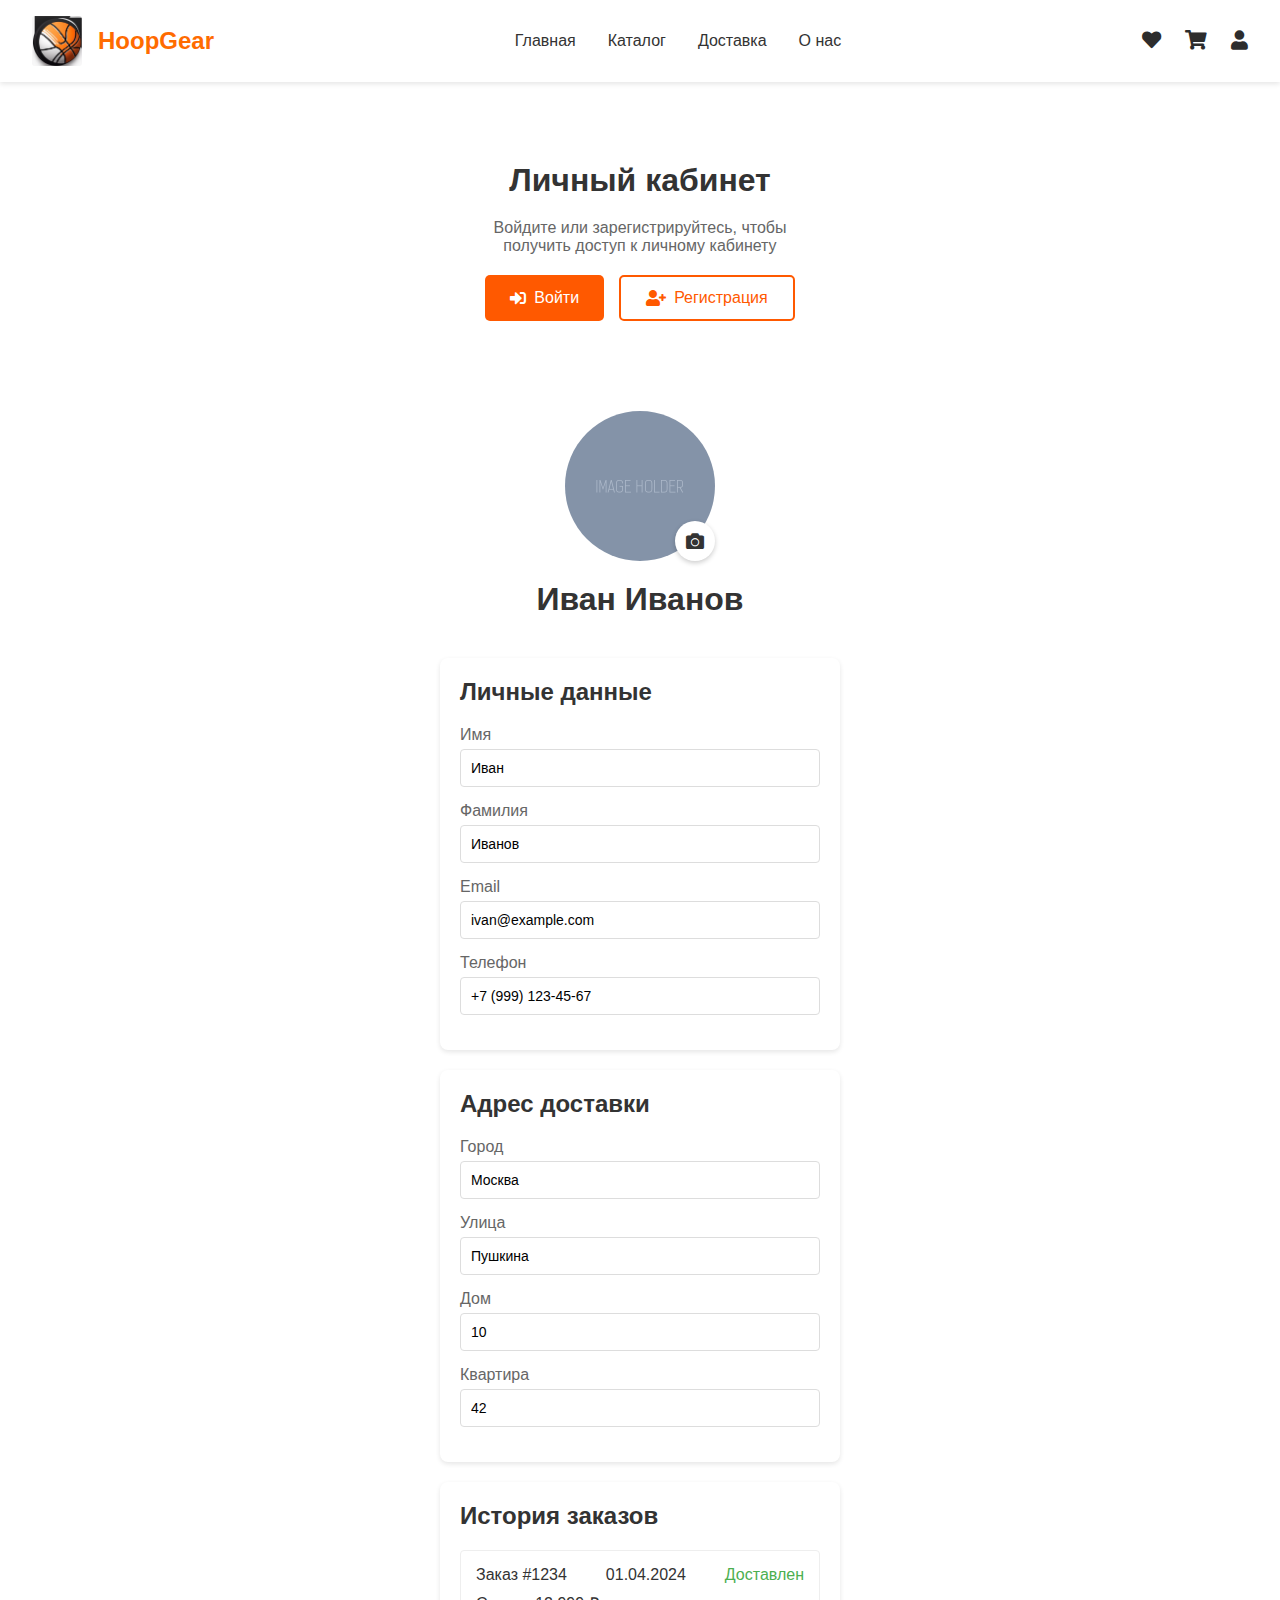
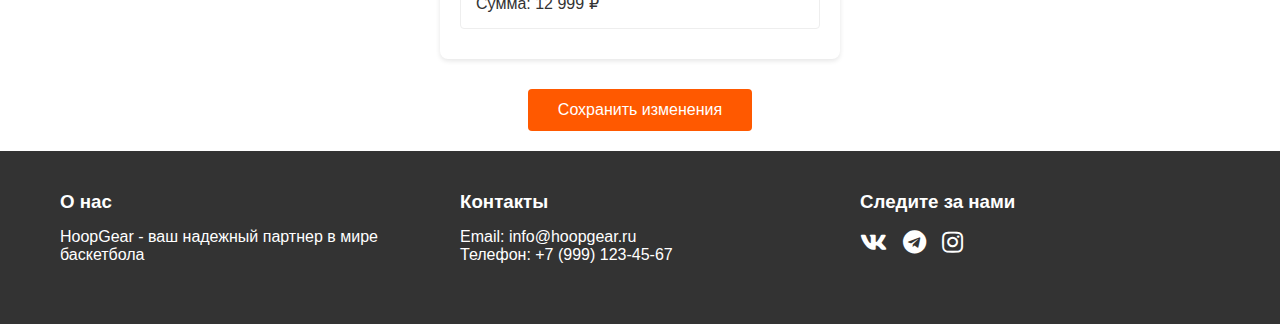
<file: account.html>
<!DOCTYPE html>
<html lang="ru">
<head>
    <meta charset="UTF-8">
    <meta name="viewport" content="width=device-width, initial-scale=1.0">
    <title>Профиль пользователя</title>
    <link rel="stylesheet" href="styles/profile.css">
    <link rel="stylesheet" href="styles/style.css">
    <link rel="stylesheet" href="https://cdnjs.cloudflare.com/ajax/libs/font-awesome/5.15.4/css/all.min.css">
</head>
<body>
    <header>
        <div class="logo">
            <img src="images/logo.png" alt="HoopGear Logo">
            <span>HoopGear</span>
        </div>
        <nav>
            <ul>
                <li><a href="index.html">Главная</a></li>
                <li><a href="catalog.html">Каталог</a></li>
                <li><a href="delivery.html">Доставка</a></li>
                <li><a href="about.html">О нас</a></li>
            </ul>
        </nav>
        <div class="user-actions">
            <a href="favorites.html"><i class="fas fa-heart"></i></a>
            <a href="cart.html"><i class="fas fa-shopping-cart"></i></a>
            <a href="account.html"><i class="fas fa-user"></i></a>
        </div>
    </header>
    <main class="profile-container">
        <!-- Секция для неавторизованных пользователей -->
        <div class="auth-section" id="authSection">
            <h1>Личный кабинет</h1>
            <p class="auth-message">Войдите или зарегистрируйтесь, чтобы получить доступ к личному кабинету</p>
            
            <div class="auth-buttons">
                <button class="login-btn" onclick="showLoginForm()">
                    <i class="fas fa-sign-in-alt"></i>
                    Войти
                </button>
                <button class="register-btn" onclick="showRegisterForm()">
                    <i class="fas fa-user-plus"></i>
                    Регистрация
                </button>
            </div>
    
            <!-- Форма входа -->
            <div class="auth-form login-form" id="loginForm" style="display: none;">
                <h2>Вход в аккаунт</h2>
                <form>
                    <div class="form-group">
                        <label for="loginEmail">Email</label>
                        <input type="email" id="loginEmail" required>
                    </div>
                    <div class="form-group">
                        <label for="loginPassword">Пароль</label>
                        <input type="password" id="loginPassword" required>
                    </div>
                    <div class="form-actions">
                        <button type="submit" class="submit-btn">Войти</button>
                        <a href="#" class="forgot-password">Забыли пароль?</a>
                    </div>
                </form>
            </div>
    
            <!-- Форма регистрации -->
            <div class="auth-form register-form" id="registerForm" style="display: none;">
                <h2>Регистрация</h2>
                <form>
                    <div class="form-group">
                        <label for="regName">Имя</label>
                        <input type="text" id="regName" required>
                    </div>
                    <div class="form-group">
                        <label for="regEmail">Email</label>
                        <input type="email" id="regEmail" required>
                    </div>
                    <div class="form-group">
                        <label for="regPassword">Пароль</label>
                        <input type="password" id="regPassword" required>
                    </div>
                    <div class="form-group">
                        <label for="regPasswordConfirm">Подтвердите пароль</label>
                        <input type="password" id="regPasswordConfirm" required>
                    </div>
                    <button type="submit" class="submit-btn">Зарегистрироваться</button>
                </form>
            </div>
        </div>
    
        <!-- Секция для авторизованных пользователей -->
        <div class="profile-content" id="profileContent">
            <div class="profile-header">
                <div class="profile-avatar">
                    <img src="images/holder.png" alt="Фото профиля">
                    <button class="change-avatar-btn"><i class="fas fa-camera"></i></button>
                </div>
                <h1>Иван Иванов</h1>
            </div>

            <div class="profile-content">
                <div class="profile-section">
                    <h2>Личные данные</h2>
                    <form class="profile-form">
                        <div class="form-group">
                            <label for="name">Имя</label>
                            <input type="text" id="name" value="Иван" required>
                        </div>
                        <div class="form-group">
                            <label for="surname">Фамилия</label>
                            <input type="text" id="surname" value="Иванов" required>
                        </div>
                        <div class="form-group">
                            <label for="email">Email</label>
                            <input type="email" id="email" value="ivan@example.com" required>
                        </div>
                        <div class="form-group">
                            <label for="phone">Телефон</label>
                            <input type="tel" id="phone" value="+7 (999) 123-45-67">
                        </div>
                    </form>
                </div>

                <div class="profile-section">
                    <h2>Адрес доставки</h2>
                    <form class="profile-form">
                        <div class="form-group">
                            <label for="city">Город</label>
                            <input type="text" id="city" value="Москва">
                        </div>
                        <div class="form-group">
                            <label for="street">Улица</label>
                            <input type="text" id="street" value="Пушкина">
                        </div>
                        <div class="form-group">
                            <label for="house">Дом</label>
                            <input type="text" id="house" value="10">
                        </div>
                        <div class="form-group">
                            <label for="apartment">Квартира</label>
                            <input type="text" id="apartment" value="42">
                        </div>
                    </form>
                </div>

                <div class="profile-section">
                    <h2>История заказов</h2>
                    <div class="orders-list">
                        <div class="order-item">
                            <div class="order-header">
                                <span class="order-number">Заказ #1234</span>
                                <span class="order-date">01.04.2024</span>
                                <span class="order-status">Доставлен</span>
                            </div>
                            <div class="order-details">
                                <p>Сумма: 12 999 ₽</p>
                            </div>
                        </div>
                    </div>
                </div>

                <div class="profile-actions">
                    <button class="save-btn">Сохранить изменения</button>
                </div>
            </div>
        </div>
    </main>

    <footer>
        <div class="footer-content">
            <div class="footer-section">
                <h3>О нас</h3>
                <p>HoopGear - ваш надежный партнер в мире баскетбола</p>
            </div>
            <div class="footer-section">
                <h3>Контакты</h3>
                <p>Email: info@hoopgear.ru</p>
                <p>Телефон: +7 (999) 123-45-67</p>
            </div>
            <div class="footer-section">
                <h3>Следите за нами</h3>
                <div class="social-links">
                    <a href="#"><i class="fab fa-vk"></i></a>
                    <a href="#"><i class="fab fa-telegram"></i></a>
                    <a href="#"><i class="fab fa-instagram"></i></a>
                </div>
            </div>
        </div>
    </footer>
    <script>
        function showLoginForm() {
            document.getElementById('loginForm').style.display = 'block';
            document.getElementById('registerForm').style.display = 'none';
        }
        
        function showRegisterForm() {
            document.getElementById('loginForm').style.display = 'none';
            document.getElementById('registerForm').style.display = 'block';
        }
        </script>
</body>
</html>
</file>
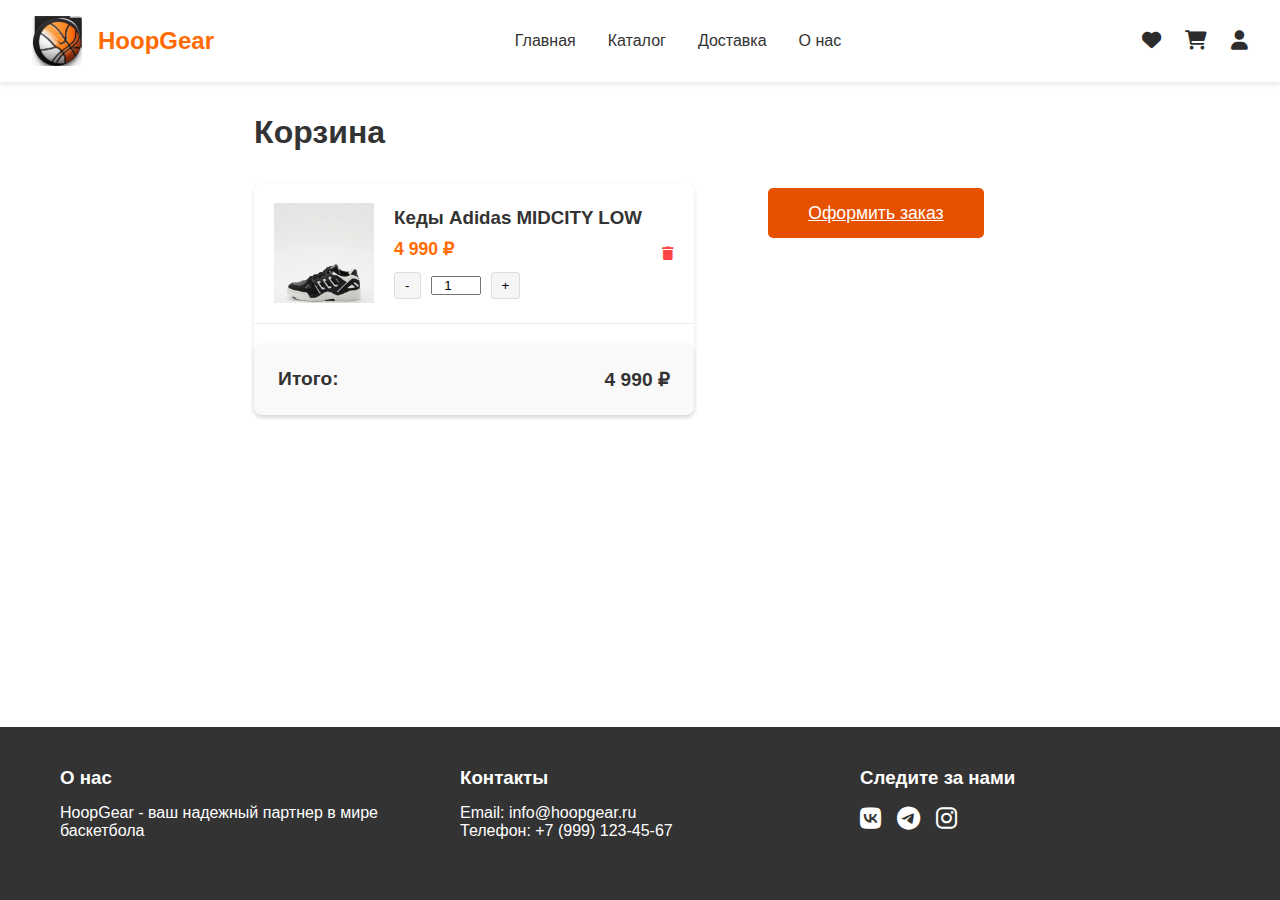
<file: cart.html>
<!DOCTYPE html>
<html lang="ru">
<head>
    <meta charset="UTF-8">
    <meta name="viewport" content="width=device-width, initial-scale=1.0">
    <title>Корзина - HoopGear</title>
    <link rel="stylesheet" href="styles/style.css">
    <link rel="stylesheet" href="styles/cart.css">
    <link rel="stylesheet" href="https://cdnjs.cloudflare.com/ajax/libs/font-awesome/6.0.0/css/all.min.css">
</head>
<body>
    <header>
        <div class="logo">
            <img src="images/logo.png" alt="HoopGear Logo">
            <span>HoopGear</span>
        </div>
        <nav>
            <ul>
                <li><a href="index.html">Главная</a></li>
                <li><a href="catalog.html">Каталог</a></li>
                <li><a href="delivery.html">Доставка</a></li>
                <li><a href="about.html">О нас</a></li>
            </ul>
        </nav>
        <div class="user-actions">
            <a href="favorites.html"><i class="fas fa-heart"></i></a>
            <a href="cart.html"><i class="fas fa-shopping-cart"></i></a>
            <a href="account.html"><i class="fas fa-user"></i></a>
        </div>
    </header>

    <main class="cart-container">
        <h1>Корзина</h1>

        <div class="cart-content">
            <div class="cart-items">
                <div class="cart-item">
                    <img src="images/products/shoes1.webp" alt="Баскетбольные кроссовки">
                    <div class="item-details">
                        <h3>Кеды Adidas MIDCITY LOW</h3>
                        <p class="price">4 990 ₽</p>
                        <div class="quantity-controls">
                            <button class="quantity-btn minus">-</button>
                            <input type="number" value="1" min="1" class="quantity-input">
                            <button class="quantity-btn plus">+</button>
                        </div>
                    </div>
                    <button class="remove-item"><i class="fas fa-trash"></i></button>
                </div>

                <div class="cart-summary">
                    <div class="subtotal">
                        <span>Итого:</span>
                        <span class="total-price">4 990 ₽</span>
                    </div>
                </div>
            </div>
            
            <div class="checkout-section">
                <a class="checkout-btn" href="order.html">Оформить заказ</a>
            </div>
        </div>
    </main>

    <footer>
        <div class="footer-content">
            <div class="footer-section">
                <h3>О нас</h3>
                <p>HoopGear - ваш надежный партнер в мире баскетбола</p>
            </div>
            <div class="footer-section">
                <h3>Контакты</h3>
                <p>Email: info@hoopgear.ru</p>
                <p>Телефон: +7 (999) 123-45-67</p>
            </div>
            <div class="footer-section">
                <h3>Следите за нами</h3>
                <div class="social-links">
                    <a href="#"><i class="fab fa-vk"></i></a>
                    <a href="#"><i class="fab fa-telegram"></i></a>
                    <a href="#"><i class="fab fa-instagram"></i></a>
                </div>
            </div>
        </div>
    </footer>
</body>
</html>
</file>
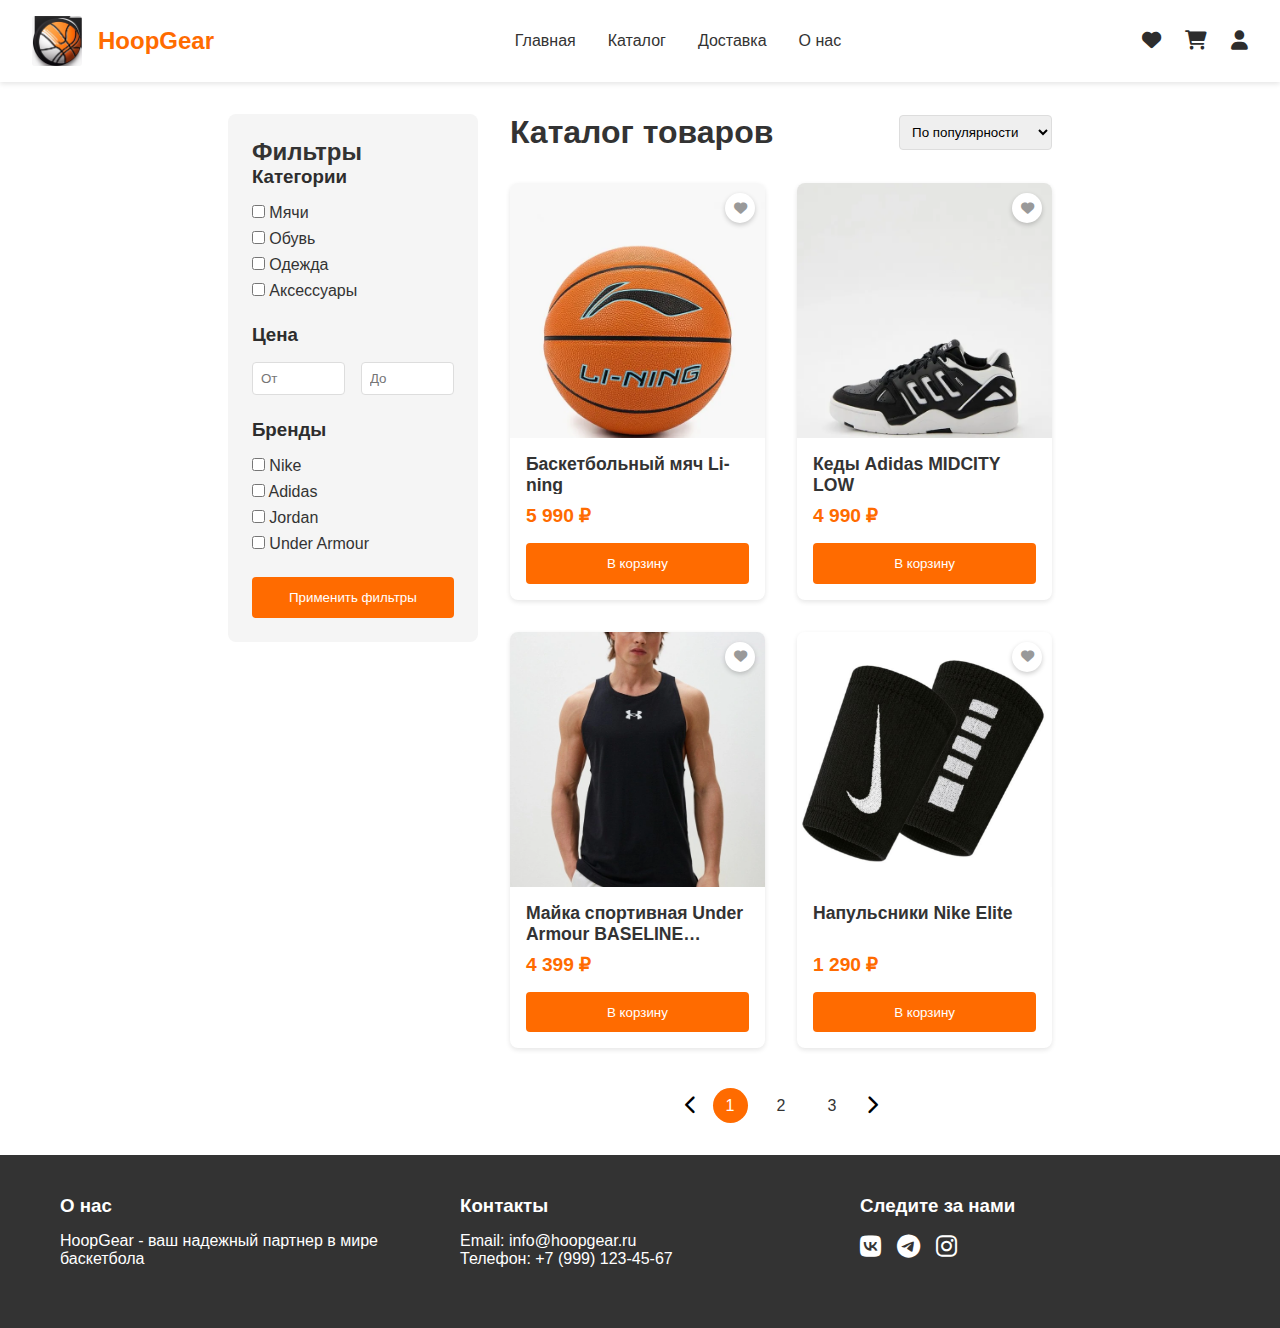
<file: catalog.html>
<!DOCTYPE html>
<html lang="ru">
<head>
    <meta charset="UTF-8">
    <meta name="viewport" content="width=device-width, initial-scale=1.0">
    <title>Каталог - HoopGear</title>
    <link rel="stylesheet" href="styles/style.css">
    <link rel="stylesheet" href="styles/catalog.css">
    <link rel="stylesheet" href="https://cdnjs.cloudflare.com/ajax/libs/font-awesome/6.0.0/css/all.min.css">
</head>
<body>
    <header>
        <div class="logo">
            <img src="images/logo.png" alt="HoopGear Logo">
            <span>HoopGear</span>
        </div>
        <nav>
            <ul>
                <li><a href="index.html">Главная</a></li>
                <li><a href="catalog.html">Каталог</a></li>
                <li><a href="delivery.html">Доставка</a></li>
                <li><a href="about.html">О нас</a></li>
            </ul>
        </nav>
        <div class="user-actions">
            <a href="favorites.html"><i class="fas fa-heart"></i></a>
            <a href="cart.html"><i class="fas fa-shopping-cart"></i></a>
            <a href="account.html"><i class="fas fa-user"></i></a>
        </div>
    </header>

    <main class="catalog-container">
        <aside class="filters">
            <h2>Фильтры</h2>
            <div class="filter-section">
                <h3>Категории</h3>
                <ul>
                    <li><input type="checkbox" id="balls"> <label for="balls">Мячи</label></li>
                    <li><input type="checkbox" id="shoes"> <label for="shoes">Обувь</label></li>
                    <li><input type="checkbox" id="clothing"> <label for="clothing">Одежда</label></li>
                    <li><input type="checkbox" id="accesories"> <label for="accesories">Аксессуары</label></li>
                </ul>
            </div>

            <div class="filter-section">
                <h3>Цена</h3>
                <div class="price-range">
                    <input type="number" placeholder="От" min="0">
                    <input type="number" placeholder="До" min="0">
                </div>
            </div>

            <div class="filter-section">
                <h3>Бренды</h3>
                <ul>
                    <li><input type="checkbox" id="nike"> <label for="nike">Nike</label></li>
                    <li><input type="checkbox" id="adidas"> <label for="adidas">Adidas</label></li>
                    <li><input type="checkbox" id="jordan"> <label for="jordan">Jordan</label></li>
                    <li><input type="checkbox" id="under-armour"> <label for="under-armour">Under Armour</label></li>
                </ul>
            </div>

            <button class="apply-filters">Применить фильтры</button>
        </aside>

        <section class="products">
            <div class="catalog-header">
                <h1>Каталог товаров</h1>
                <div class="sorting">
                    <select>
                        <option>По популярности</option>
                        <option>Сначала дешевые</option>
                        <option>Сначала дорогие</option>
                        <option>По новизне</option>
                    </select>
                </div>
            </div>

            <div class="products-grid">
                <!-- Пример карточки товара -->
                <div class="product-card">
                    <div class="product-image">
                        <img src="images/products/ball1.webp" alt="Баскетбольный мяч">
                        <button class="favorite-btn"><i class="fas fa-heart"></i></button>
                    </div>
                    <div class="product-info">
                        <h3>Баскетбольный мяч Li-ning</h3>
                        <p class="price">5 990 ₽</p>
                        <button class="add-to-cart">В корзину</button>
                    </div>
                </div>
                <!-- Больше карточек товаров -->
                <div class="product-card">
                    <div class="product-image">
                        <img src="images/products/shoes1.webp" alt="Кеды">
                        <button class="favorite-btn"><i class="fas fa-heart"></i></button>
                    </div>
                    <div class="product-info">
                        <h3>Кеды Adidas MIDCITY LOW</h3>
                        <p class="price"> 4 990 ₽</p>
                        <button class="add-to-cart">В корзину</button>
                    </div>
                </div>
                <div class="product-card">
                    <div class="product-image">
                        <img src="images/products/clothes1.webp" alt="Одежда">
                        <button class="favorite-btn"><i class="fas fa-heart"></i></button>
                    </div>
                    <div class="product-info">
                        <h3>Майка спортивная Under Armour BASELINE COTTON TANK</h3>
                        <p class="price">4 399 ₽</p>
                        <button class="add-to-cart">В корзину</button>
                    </div>
                </div>
                <div class="product-card">
                    <div class="product-image">
                        <img src="images/products/accesories.webp" alt="Напульсники">
                        <button class="favorite-btn"><i class="fas fa-heart"></i></button>
                    </div>
                    <div class="product-info">
                        <h3>Напульсники Nike Elite</h3>
                        <p class="price">1 290 ₽</p>
                        <button class="add-to-cart">В корзину</button>
                    </div>
                </div>
            </div>

            <div class="pagination">
                <button class="prev-page"><i class="fas fa-chevron-left"></i></button>
                <span class="page-number active">1</span>
                <span class="page-number">2</span>
                <span class="page-number">3</span>
                <button class="next-page"><i class="fas fa-chevron-right"></i></button>
            </div>
        </section>
    </main>

    <footer>
        <div class="footer-content">
            <div class="footer-section">
                <h3>О нас</h3>
                <p>HoopGear - ваш надежный партнер в мире баскетбола</p>
            </div>
            <div class="footer-section">
                <h3>Контакты</h3>
                <p>Email: info@hoopgear.ru</p>
                <p>Телефон: +7 (999) 123-45-67</p>
            </div>
            <div class="footer-section">
                <h3>Следите за нами</h3>
                <div class="social-links">
                    <a href="#"><i class="fab fa-vk"></i></a>
                    <a href="#"><i class="fab fa-telegram"></i></a>
                    <a href="#"><i class="fab fa-instagram"></i></a>
                </div>
            </div>
        </div>
    </footer>
</body>
</html>
</file>
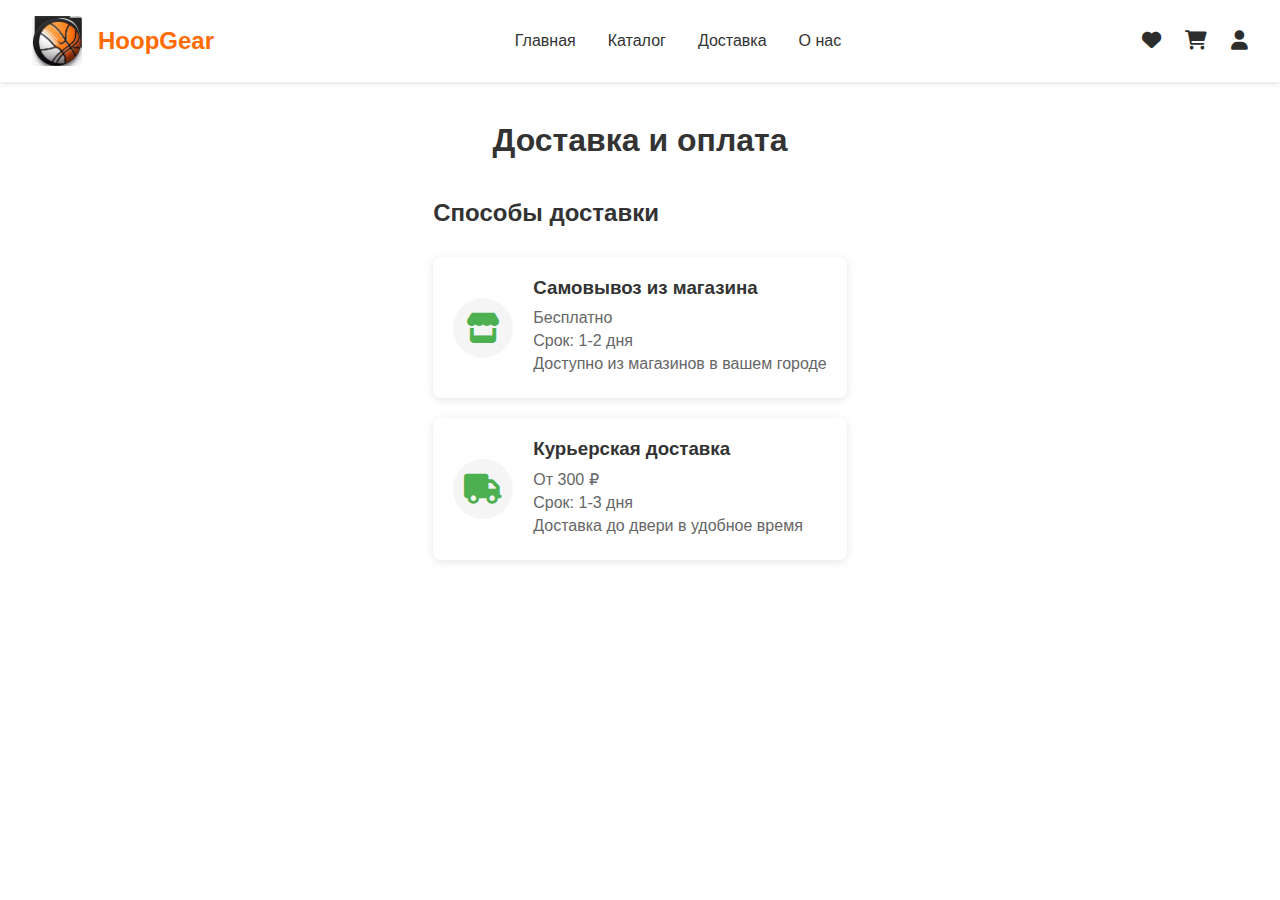
<file: delivery.html>
<!DOCTYPE html>
<html lang="ru">
<head>
    <meta charset="UTF-8">
    <meta name="viewport" content="width=device-width, initial-scale=1.0">
    <title>Доставка - HoopGear</title>
    <link rel="stylesheet" href="styles/style.css">
    <link rel="stylesheet" href="styles/delivery.css">
    <link rel="stylesheet" href="https://cdnjs.cloudflare.com/ajax/libs/font-awesome/6.0.0/css/all.min.css">
</head>
<body>
    <header>
        <!-- Стандартный header -->
        <div class="logo">
            <img src="images/logo.png" alt="HoopGear Logo">
            <span>HoopGear</span>
        </div>
        <nav>
            <ul>
                <li><a href="index.html">Главная</a></li>
                <li><a href="catalog.html">Каталог</a></li>
                <li><a href="delivery.html" class="active">Доставка</a></li>
                <li><a href="about.html">О нас</a></li>
            </ul>
        </nav>
        <div class="user-actions">
            <a href="favorites.html"><i class="fas fa-heart"></i></a>
            <a href="cart.html"><i class="fas fa-shopping-cart"></i></a>
            <a href="account.html"><i class="fas fa-user"></i></a>
        </div>
    </header>

    <main class="delivery-container">
        <h1>Доставка и оплата</h1>

        <section class="delivery-methods">
            <h2>Способы доставки</h2>
            
            <div class="delivery-card">
                <div class="delivery-icon">
                    <i class="fas fa-store"></i>
                </div>
                <div class="delivery-info">
                    <h3>Самовывоз из магазина</h3>
                    <p>Бесплатно</p>
                    <p>Срок: 1-2 дня</p>
                    <p>Доступно из магазинов в вашем городе</p>
                </div>
            </div>

            <div class="delivery-card">
                <div class="delivery-icon">
                    <i class="fas fa-truck"></i>
                </div>
                <div class="delivery-info">
                    <h3>Курьерская доставка</h3>
                    <p>От 300 ₽</p>
                    <p>Срок: 1-3 дня</p>
                    <p>Доставка до двери в удобное время</p>
                </div>
            </div>
        </section>
    </main>
</body>
</html>
</file>
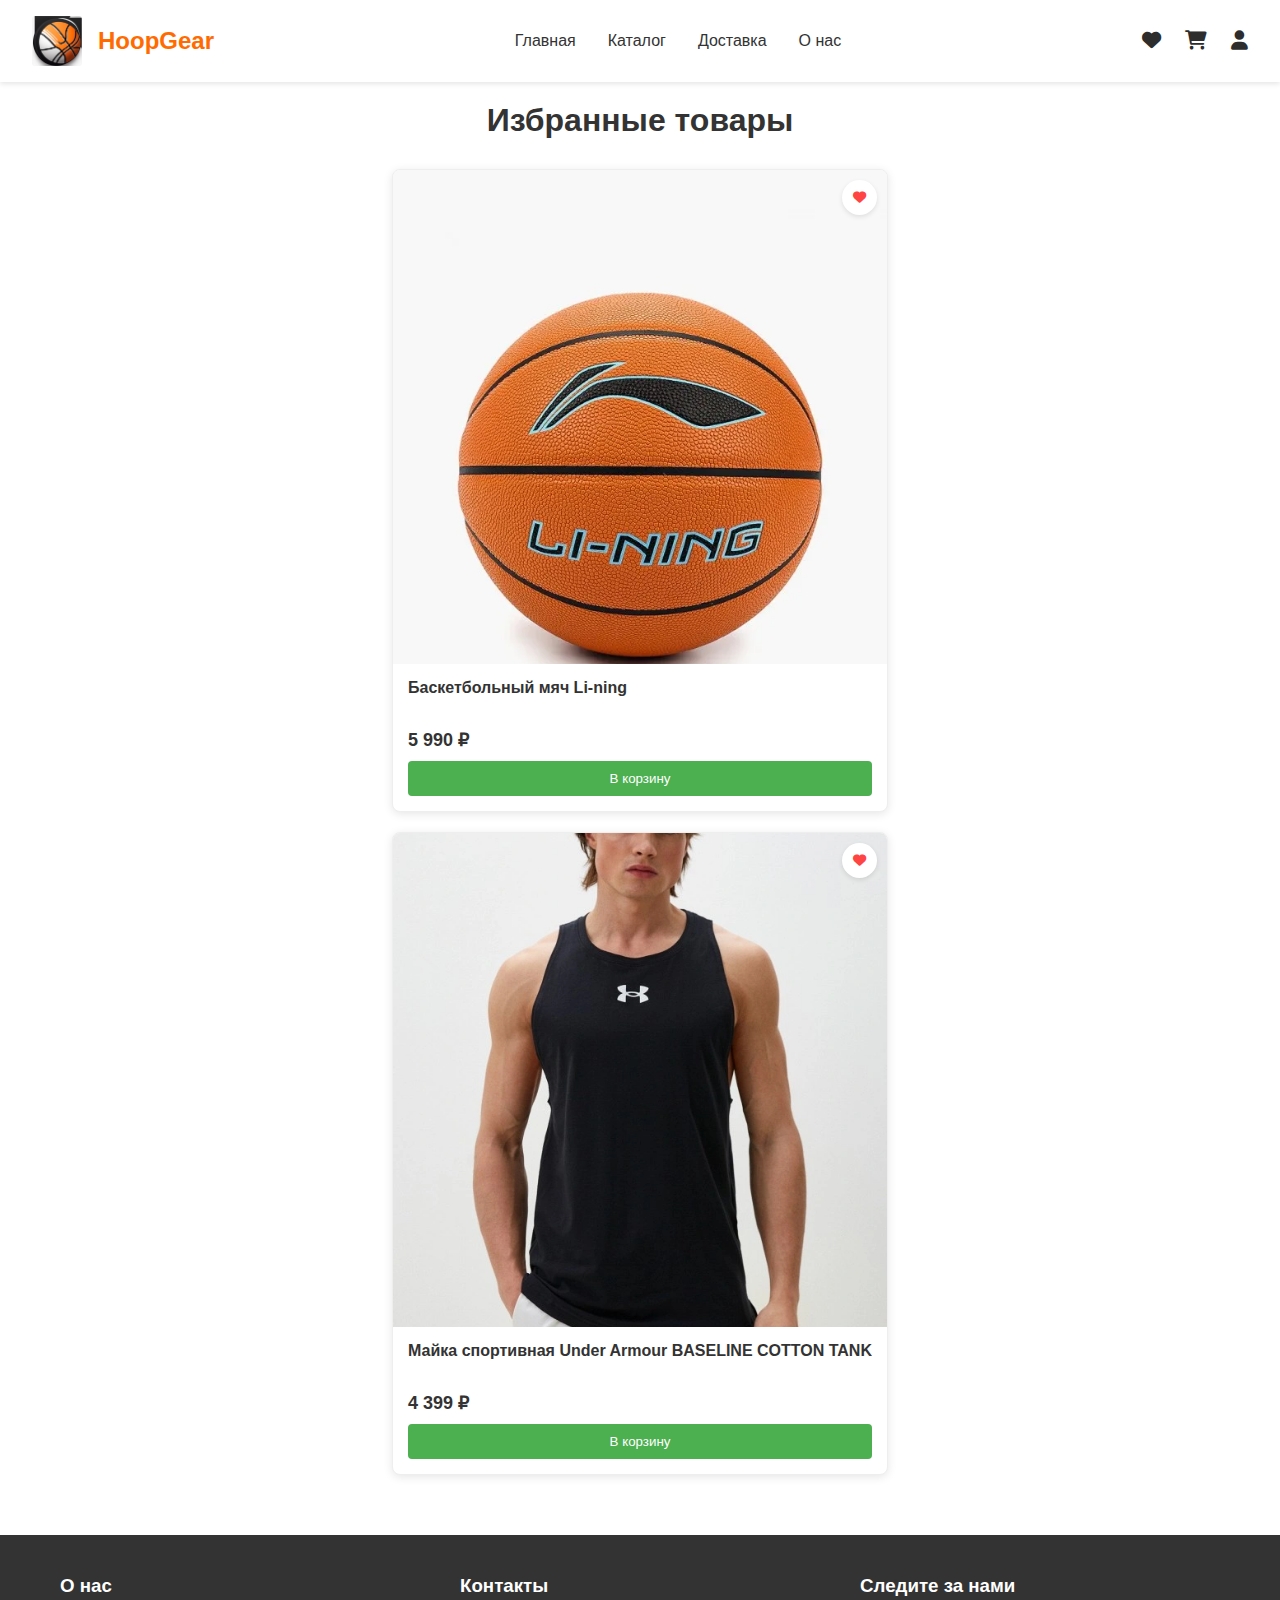
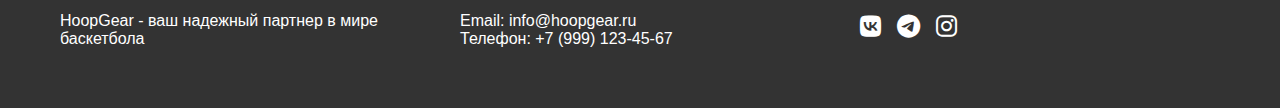
<file: favorites.html>
<!DOCTYPE html>
<html lang="ru">
<head>
    <meta charset="UTF-8">
    <meta name="viewport" content="width=device-width, initial-scale=1.0">
    <title>Избранное - HoopGear</title>
    <link rel="stylesheet" href="styles/style.css">
    <link rel="stylesheet" href="styles/favorites.css">
    <link rel="stylesheet" href="https://cdnjs.cloudflare.com/ajax/libs/font-awesome/6.0.0/css/all.min.css">
</head>
<body>
    <header>
        <div class="logo">
            <img src="images/logo.png" alt="HoopGear Logo">
            <span>HoopGear</span>
        </div>
        <nav>
            <ul>
                <li><a href="index.html">Главная</a></li>
                <li><a href="catalog.html">Каталог</a></li>
                <li><a href="delivery.html">Доставка</a></li>
                <li><a href="about.html">О нас</a></li>
            </ul>
        </nav>
        <div class="user-actions">
            <a href="favorites.html" class="active"><i class="fas fa-heart"></i></a>
            <a href="cart.html"><i class="fas fa-shopping-cart"></i></a>
            <a href="account.html"><i class="fas fa-user"></i></a>
        </div>
    </header>

    <main class="favorites-container">
        <h1>Избранные товары</h1>
        
        <div class="favorites-grid">
            <div class="product-card">
                <div class="product-image">
                    <img src="images/products/ball1.webp" alt="Баскетбольный мяч">
                    <button class="favorite-btn active"><i class="fas fa-heart"></i></button>
                </div>
                <div class="product-info">
                    <h3>Баскетбольный мяч Li-ning</h3>
                    <p class="price">5 990 ₽</p>
                    <button class="add-to-cart">В корзину</button>
                </div>
            </div>

            <div class="product-card">
                <div class="product-image">
                    <img src="images/products/clothes1.webp" alt="Одежда">
                    <button class="favorite-btn active"><i class="fas fa-heart"></i></button>
                </div>
                <div class="product-info">
                    <h3>Майка спортивная Under Armour BASELINE COTTON TANK</h3>
                    <p class="price">4 399 ₽</p>
                    <button class="add-to-cart">В корзину</button>
                </div>
            </div>
        </div>

        <div class="empty-favorites" style="display: none;">
            <i class="far fa-heart"></i>
            <p>В избранном пока ничего нет</p>
            <a href="catalog.html" class="to-catalog-btn">Перейти в каталог</a>
        </div>
    </main>

    <footer>
        <div class="footer-content">
            <div class="footer-section">
                <h3>О нас</h3>
                <p>HoopGear - ваш надежный партнер в мире баскетбола</p>
            </div>
            <div class="footer-section">
                <h3>Контакты</h3>
                <p>Email: info@hoopgear.ru</p>
                <p>Телефон: +7 (999) 123-45-67</p>
            </div>
            <div class="footer-section">
                <h3>Следите за нами</h3>
                <div class="social-links">
                    <a href="#"><i class="fab fa-vk"></i></a>
                    <a href="#"><i class="fab fa-telegram"></i></a>
                    <a href="#"><i class="fab fa-instagram"></i></a>
                </div>
            </div>
        </div>
    </footer>
</body>
</html>
</file>
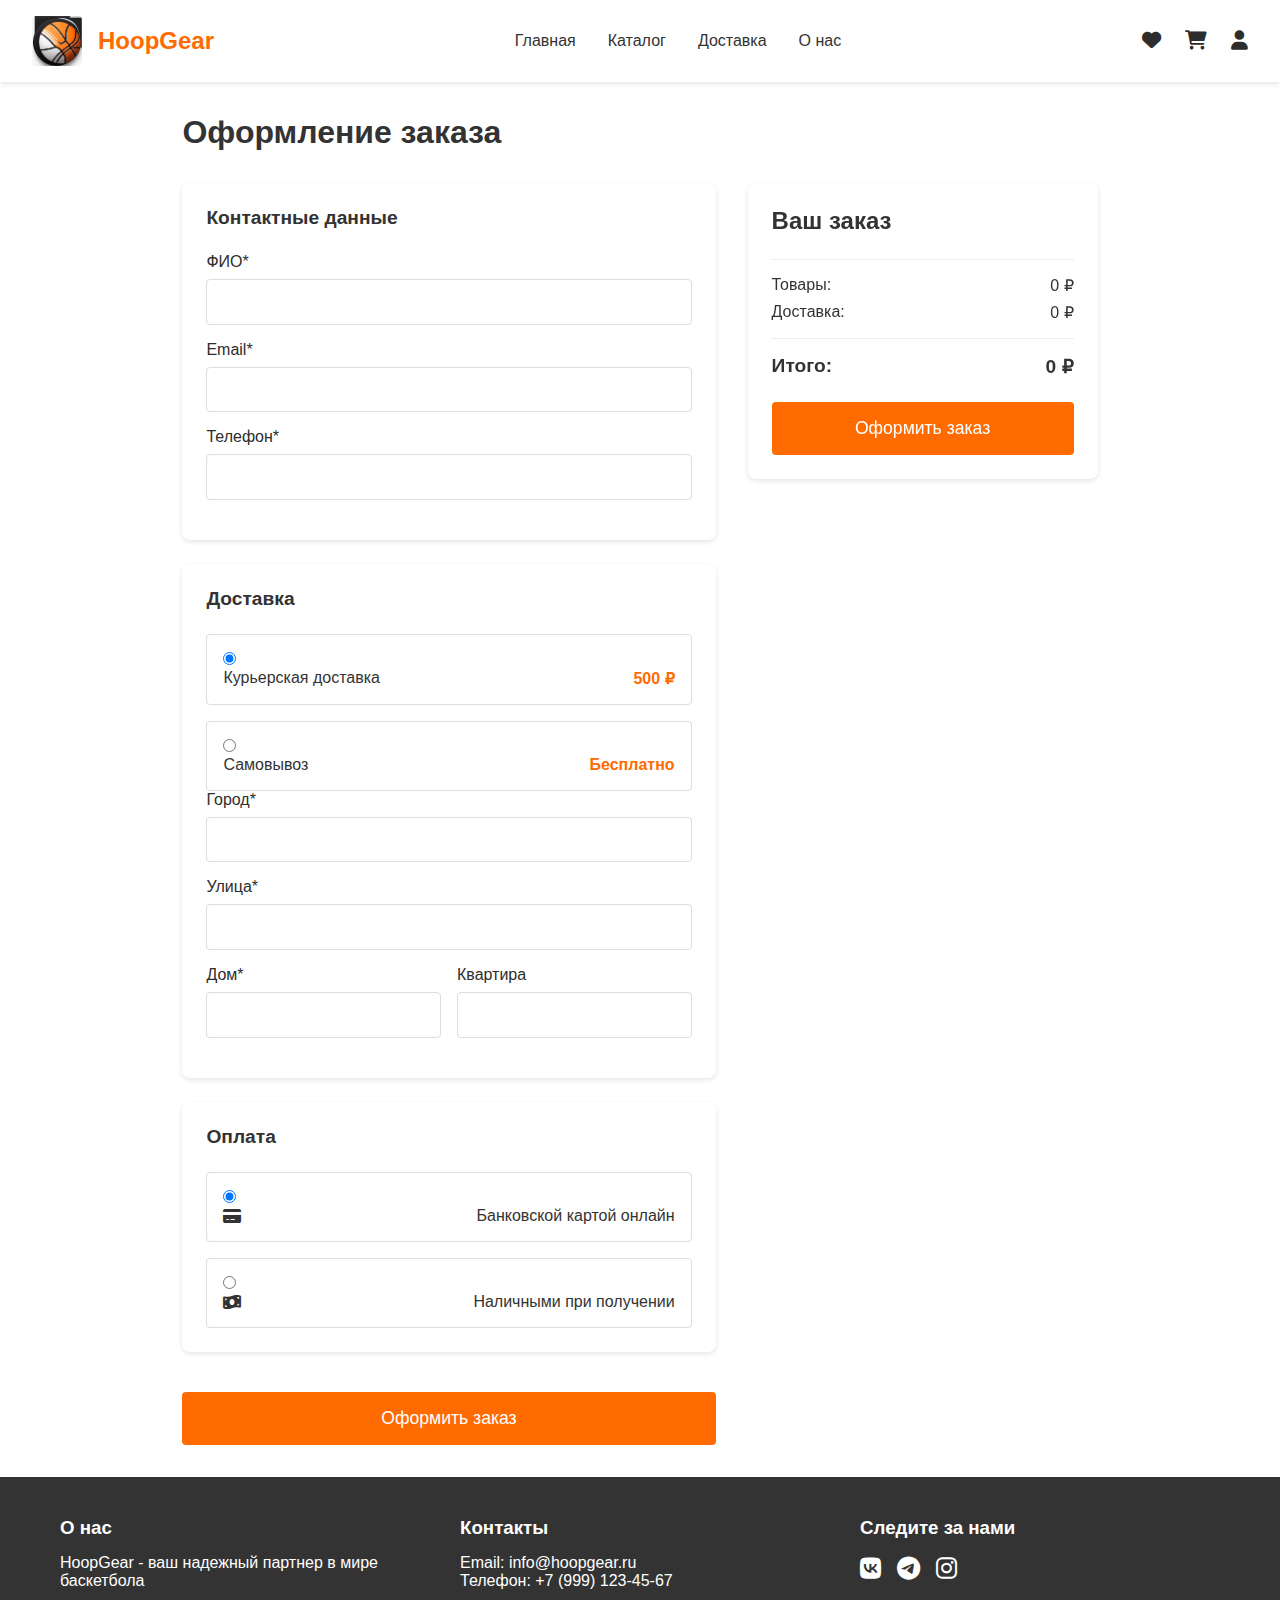
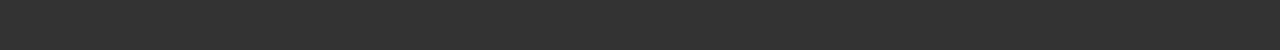
<file: order.html>
<!DOCTYPE html>
<html lang="ru">
<head>
    <meta charset="UTF-8">
    <meta name="viewport" content="width=device-width, initial-scale=1.0">
    <title>Оформление заказа - HoopGear</title>
    <link rel="stylesheet" href="styles/style.css">
    <link rel="stylesheet" href="styles/order.css">
    <link rel="stylesheet" href="https://cdnjs.cloudflare.com/ajax/libs/font-awesome/6.0.0/css/all.min.css">
</head>
<body>
    <header>
        <div class="logo">
            <img src="images/logo.png" alt="HoopGear Logo">
            <span>HoopGear</span>
        </div>
        <nav>
            <ul>
                <li><a href="index.html">Главная</a></li>
                <li><a href="catalog.html">Каталог</a></li>
                <li><a href="delivery.html">Доставка</a></li>
                <li><a href="about.html">О нас</a></li>
            </ul>
        </nav>
        <div class="user-actions">
            <a href="favorites.html"><i class="fas fa-heart"></i></a>
            <a href="cart.html"><i class="fas fa-shopping-cart"></i></a>
            <a href="account.html"><i class="fas fa-user"></i></a>
        </div>
    </header>

    <main class="order-container">
        <h1>Оформление заказа</h1>
        
        <div class="order-content">
            <div class="order-form">
                <form id="orderForm" action="order-success.html">
                    <div class="form-section">
                        <h2>Контактные данные</h2>
                        <div class="form-group">
                            <label for="name">ФИО*</label>
                            <input type="text" id="name" name="name">
                        </div>
                        <div class="form-group">
                            <label for="email">Email*</label>
                            <input type="email" id="email" name="email">
                        </div>
                        <div class="form-group">
                            <label for="phone">Телефон*</label>
                            <input type="tel" id="phone" name="phone">
                        </div>
                    </div>

                    <div class="form-section">
                        <h2>Доставка</h2>
                        <div class="delivery-options">
                            <div class="delivery-option">
                                <input type="radio" id="courier" name="delivery" value="courier" checked>
                                <label for="courier">
                                    <span class="delivery-title">Курьерская доставка</span>
                                    <span class="delivery-price">500 ₽</span>
                                </label>
                            </div>
                            <div class="delivery-option">
                                <input type="radio" id="pickup" name="delivery" value="pickup">
                                <label for="pickup">
                                    <span class="delivery-title">Самовывоз</span>
                                    <span class="delivery-price">Бесплатно</span>
                                </label>
                            </div>
                        </div>

                        <div id="addressFields" class="address-fields">
                            <div class="form-group">
                                <label for="city">Город*</label>
                                <input type="text" id="city" name="city">
                            </div>
                            <div class="form-group">
                                <label for="street">Улица*</label>
                                <input type="text" id="street" name="street">
                            </div>
                            <div class="form-row">
                                <div class="form-group">
                                    <label for="house">Дом*</label>
                                    <input type="text" id="house" name="house">
                                </div>
                                <div class="form-group">
                                    <label for="apartment">Квартира</label>
                                    <input type="text" id="apartment" name="apartment">
                                </div>
                            </div>
                        </div>

                        <div id="pickupPoints" class="pickup-points" style="display: none;">
                            <div class="form-group">
                                <label for="pickupPoint">Пункт самовывоза*</label>
                                <select id="pickupPoint" name="pickupPoint">
                                    <option value="point1">ул. Ленина, 10</option>
                                    <option value="point2">ул. Пушкина, 15</option>
                                    <option value="point3">пр. Мира, 25</option>
                                </select>
                            </div>
                        </div>
                    </div>

                    <div class="form-section">
                        <h2>Оплата</h2>
                        <div class="payment-options">
                            <div class="payment-option">
                                <input type="radio" id="card" name="payment" value="card" checked>
                                <label for="card">
                                    <i class="fas fa-credit-card"></i>
                                    Банковской картой онлайн
                                </label>
                            </div>
                            <div class="payment-option">
                                <input type="radio" id="cash" name="payment" value="cash">
                                <label for="cash">
                                    <i class="fas fa-money-bill-wave"></i>
                                    Наличными при получении
                                </label>
                            </div>
                        </div>
                    </div>

                    <button type="submit" class="submit-order">Оформить заказ</button>
                </form>
            </div>

            <div class="order-summary">
                <h2>Ваш заказ</h2>
                <div class="order-items">
                    <!-- Товары будут добавлены динамически -->
                </div>
                <div class="order-totals">
                    <div class="total-row">
                        <span>Товары:</span>
                        <span class="subtotal">0 ₽</span>
                    </div>
                    <div class="total-row">
                        <span>Доставка:</span>
                        <span class="delivery-cost">0 ₽</span>
                    </div>
                    <div class="total-row final">
                        <span>Итого:</span>
                        <span class="total-amount">0 ₽</span>
                    </div>
                </div>
                <div class="order-actions">
                    <a href="order-success.html">
                        <button type="submit" class="submit-order" form="orderForm">Оформить заказ</button>
                    </a>
                </div>
            </div>
        </div>
    </main>

    <footer>
        <div class="footer-content">
            <div class="footer-section">
                <h3>О нас</h3>
                <p>HoopGear - ваш надежный партнер в мире баскетбола</p>
            </div>
            <div class="footer-section">
                <h3>Контакты</h3>
                <p>Email: info@hoopgear.ru</p>
                <p>Телефон: +7 (999) 123-45-67</p>
            </div>
            <div class="footer-section">
                <h3>Следите за нами</h3>
                <div class="social-links">
                    <a href="#"><i class="fab fa-vk"></i></a>
                    <a href="#"><i class="fab fa-telegram"></i></a>
                    <a href="#"><i class="fab fa-instagram"></i></a>
                </div>
            </div>
        </div>
    </footer>

</body>
</html>
</file>
<file: styles/profile.css>
.profile-container {
    max-width: 800px;
    margin: 0 auto;
    padding: 20px;
}

.profile-header {
    text-align: center;
    margin-bottom: 40px;
}

.profile-avatar {
    position: relative;
    width: 150px;
    height: 150px;
    margin: 0 auto 20px;
}

.profile-avatar img {
    width: 100%;
    height: 100%;
    border-radius: 50%;
    object-fit: cover;
}

.change-avatar-btn {
    position: absolute;
    bottom: 0;
    right: 0;
    background: #fff;
    border: none;
    border-radius: 50%;
    width: 40px;
    height: 40px;
    box-shadow: 0 2px 5px rgba(0,0,0,0.2);
    cursor: pointer;
}

.profile-section {
    background: #fff;
    padding: 20px;
    border-radius: 8px;
    margin-bottom: 20px;
    box-shadow: 0 2px 5px rgba(0,0,0,0.1);
}

.profile-section h2 {
    margin-bottom: 20px;
    color: #333;
}

.form-group {
    margin-bottom: 15px;
}

.form-group label {
    display: block;
    margin-bottom: 5px;
    color: #666;
}

.form-group input {
    width: 100%;
    padding: 8px;
    border: 1px solid #ddd;
    border-radius: 4px;
}

.orders-list {
    margin-top: 15px;
}

.order-item {
    border: 1px solid #eee;
    border-radius: 4px;
    padding: 15px;
    margin-bottom: 10px;
}

.order-header {
    display: flex;
    justify-content: space-between;
    margin-bottom: 10px;
}

.order-status {
    color: #4CAF50;
}

.profile-actions {
    text-align: center;
    margin-top: 30px;
}

.save-btn {
    background: #ff5900;
    color: white;
    border: none;
    padding: 12px 30px;
    border-radius: 4px;
    cursor: pointer;
    font-size: 16px;
    transition: background-color 0.3s;
}

.save-btn:hover {
    background: #a83b00;
}

@media (max-width: 600px) {
    .profile-container {
        padding: 10px;
    }
    
    .order-header {
        flex-direction: column;
        gap: 5px;
    }
}

.change-avatar-btn:hover {
    background: white;
    transform: scale(1.1);
}

.change-avatar-btn i {
    font-size: 18px;
    color: #333;
}

.profile-avatar:hover .change-avatar-btn {
    opacity: 1;
}

/* Добавим анимацию для загрузки */
@keyframes uploadProgress {
    0% { transform: scaleX(0); }
    100% { transform: scaleX(1); }
}

.uploading::after {
    content: '';
    position: absolute;
    bottom: 0;
    left: 0;
    height: 3px;
    width: 100%;
    background: #4CAF50;
    transform-origin: left;
    animation: uploadProgress 1s ease-out;
}

/* Стили для секции авторизации */
.auth-section {
    max-width: 400px;
    margin: 40px auto;
    padding: 20px;
    text-align: center;
}

.auth-message {
    color: #666;
    margin: 20px 0;
}

.auth-buttons {
    display: flex;
    gap: 15px;
    justify-content: center;
    margin-bottom: 30px;
}

.login-btn, .register-btn {
    padding: 12px 25px;
    border: none;
    border-radius: 5px;
    font-size: 16px;
    cursor: pointer;
    display: flex;
    align-items: center;
    gap: 8px;
    transition: all 0.3s;
}

.login-btn {
    background-color: #ff5900;
    color: white;
}

.login-btn:hover {
    background-color: #a83b00;
}

.register-btn {
    background-color: #fff;
    color: #ff5900;
    border: 2px solid #ff5900;
}

.register-btn:hover {
    background-color: #ffe6d8;
}

/* Стили для форм */
.auth-form {
    background: white;
    padding: 25px;
    border-radius: 8px;
    box-shadow: 0 2px 10px rgba(0,0,0,0.1);
    margin-top: 20px;
}

.auth-form h2 {
    margin-bottom: 20px;
    color: #333;
}

.form-group {
    margin-bottom: 15px;
    text-align: left;
}

.form-group label {
    display: block;
    margin-bottom: 5px;
    color: #666;
}

.form-group input {
    width: 100%;
    padding: 10px;
    border: 1px solid #ddd;
    border-radius: 4px;
    font-size: 14px;
}

.form-actions {
    display: flex;
    justify-content: space-between;
    align-items: center;
    margin-top: 20px;
}

.submit-btn {
    background-color: #4CAF50;
    color: white;
    padding: 12px 25px;
    border: none;
    border-radius: 4px;
    cursor: pointer;
    font-size: 16px;
    transition: background-color 0.3s;
}

.submit-btn:hover {
    background-color: #45a049;
}

.forgot-password {
    color: #666;
    text-decoration: none;
    font-size: 14px;
}

.forgot-password:hover {
    text-decoration: underline;
}

/* Анимация для форм */
.auth-form {
    animation: slideDown 0.3s ease-out;
}

@keyframes slideDown {
    from {
        opacity: 0;
        transform: translateY(-10px);
    }
    to {
        opacity: 1;
        transform: translateY(0);
    }
}
</file>
<file: styles/style.css>
:root {
    --primary-color: #FF6B00;
    --secondary-color: #2D2D2D;
    --accent-color: #FFD700;
    --text-color: #333333;
    --background-color: #FFFFFF;
}

* {
    margin: 0;
    padding: 0;
    box-sizing: border-box;
}

body {
    font-family: 'Arial', sans-serif;
    color: var(--text-color);
    margin: 0;
    padding: 0;
    min-height: 100vh;
    display: flex;
    flex-direction: column;
}

main {
    flex: 1;
}

/* Header styles */
header {
    background-color: var(--background-color);
    padding: 1rem 2rem;
    display: flex;
    justify-content: space-between;
    align-items: center;
    box-shadow: 0 2px 5px rgba(0,0,0,0.1);
}

.logo {
    display: flex;
    align-items: center;
    gap: 1rem;

}

.logo img {
    height: 50px;
    border-radius: 3px;
}

.logo span {
    font-size: 1.5rem;
    font-weight: bold;
    color: var(--primary-color);
}

nav ul {
    display: flex;
    list-style: none;
    gap: 2rem;
}

nav a {
    text-decoration: none;
    color: var(--text-color);
    font-weight: 500;
}

.user-actions {
    display: flex;
    gap: 1.5rem;
}

.user-actions a {
    color: var(--secondary-color);
    font-size: 1.2rem;
}

/* Hero section */
.hero {
    background: linear-gradient(rgba(0,0,0,0.5), rgba(0,0,0,0.5)), url('../images/basketball-hero.jpg');
    background-size: cover;
    background-position: center;
    color: white;
    text-align: center;
    padding: 100px 20px;
}

.hero h1 {
    font-size: 3rem;
    margin-bottom: 1rem;
}

.cta-button {
    display: inline-block;
    background-color: var(--primary-color);
    color: white;
    padding: 1rem 2rem;
    border-radius: 5px;
    text-decoration: none;
    margin-top: 2rem;
    transition: background-color 0.3s;
}

/* Footer styles */
footer {
    width: 100%;
    background-color: #333;
    color: white;
    padding: 40px 0;
    margin-top: auto;
}

.footer-content {
    max-width: 1200px;
    margin: 0 auto;
    padding: 0 20px;
    display: grid;
    grid-template-columns: repeat(auto-fit, minmax(250px, 1fr));
    gap: 40px;
}

.footer-section {
    margin-bottom: 20px;
}

.footer-section h3 {
    margin-bottom: 15px;
}

.social-links {
    display: flex;
    gap: 1rem;
    margin-top: 1rem;
}

.social-links a {
    color: white;
    font-size: 1.5rem;
}

/* Секция популярных товаров */
.popular-products {
    padding: 60px 0;
    background-color: #f9f9f9;
}

.container {
    max-width: 1200px;
    margin: 0 auto;
    padding: 0 20px;
}

.section-title {
    text-align: center;
    margin-bottom: 40px;
    font-size: 32px;
    color: #333;
}

.products-grid {
    display: grid;
    grid-template-columns: repeat(auto-fit, minmax(250px, 1fr));
    gap: 30px;
    margin-bottom: 40px;
}

.product-card {
    background: white;
    border-radius: 8px;
    overflow: hidden;
    box-shadow: 0 2px 10px rgba(0,0,0,0.1);
    transition: transform 0.3s;
}

.product-card:hover {
    transform: translateY(-5px);
}

.product-image {
    position: relative;
    padding-top: 100%;
}

.product-image img {
    position: absolute;
    top: 0;
    left: 0;
    width: 100%;
    height: 100%;
    object-fit: cover;
}

.favorite-btn {
    position: absolute;
    top: 10px;
    right: 10px;
    background: white;
    border: none;
    border-radius: 50%;
    width: 35px;
    height: 35px;
    cursor: pointer;
    box-shadow: 0 2px 5px rgba(0,0,0,0.2);
    transition: all 0.3s;
}

.favorite-btn i {
    color: #999;
    transition: color 0.3s;
}

.favorite-btn:hover i {
    color: #ff4444;
}

.favorite-btn.active i {
    color: #ff4444;
}

.product-badge {
    position: absolute;
    top: 10px;
    left: 10px;
    background: #4CAF50;
    color: white;
    padding: 5px 10px;
    border-radius: 4px;
    font-size: 12px;
}

.product-info {
    padding: 15px;
}

.product-info h3 {
    margin: 0 0 10px;
    font-size: 16px;
    height: 40px;
    overflow: hidden;
    display: -webkit-box;
    -webkit-line-clamp: 2;
    line-clamp: 2;
    -webkit-box-orient: vertical;
}

.product-rating {
    color: #ffc107;
    margin-bottom: 10px;
}

.product-rating span {
    color: #666;
    margin-left: 5px;
}

.price {
    font-size: 18px;
    font-weight: bold;
    margin: 10px 0;
}

.old-price {
    color: #999;
    text-decoration: line-through;
    margin-right: 10px;
    font-size: 14px;
}

.add-to-cart {
    width: 100%;
    padding: 10px;
    background: #ff5900;
    color: white;
    border: none;
    border-radius: 4px;
    cursor: pointer;
    transition: background-color 0.3s;
}

.add-to-cart:hover {
    background: #a83b00;
}

.view-all {
    text-align: center;
    margin-top: 40px;
}

.view-all-btn {
    display: inline-block;
    padding: 12px 30px;
    background: transparent;
    color: #ff5900;
    border: 2px solid #ff5900;
    border-radius: 4px;
    text-decoration: none;
    font-weight: bold;
    transition: all 0.3s;
}

.view-all-btn:hover {
    background: #ff5900;
    color: white;
}

/* Медиа-запросы для адаптивности */
@media (max-width: 768px) {
    .products-grid {
        grid-template-columns: repeat(auto-fit, minmax(200px, 1fr));
        gap: 20px;
    }

    .section-title {
        font-size: 24px;
    }
}

.about-intro {
    text-align: center;
    margin-bottom: 3rem;
}

.advantages-grid {
    display: grid;
    grid-template-columns: repeat(auto-fit, minmax(300px, 1fr));
    gap: 2rem;
    margin: 2rem 0;
}

.advantage-item {
    text-align: center;
    padding: 2rem;
    background: #f8f9fa;
    border-radius: 8px;
}

.advantage-item i {
    font-size: 2.5rem;
    color: #007bff;
    margin-bottom: 1rem;
}

.numbers-grid {
    display: grid;
    grid-template-columns: repeat(auto-fit, minmax(200px, 1fr));
    gap: 2rem;
    margin: 2rem 0;
    text-align: center;
}

.number-item .number {
    font-size: 2.5rem;
    font-weight: bold;
    color: #007bff;
}

.team-member {
    text-align: center;
    padding: 1rem;
}

.team-member img {
    width: 200px;
    height: 200px;
    border-radius: 50%;
    object-fit: cover;
    margin-bottom: 1rem;
}

.contacts-info {
    background: #f8f9fa;
    padding: 2rem;
    border-radius: 8px;
    margin-top: 1rem;
}

.contacts-info p {
    margin: 1rem 0;
}

.contacts-info i {
    color: #007bff;
    margin-right: 10px;
}

@media (max-width: 768px) {
    .advantages-grid,
    .numbers-grid,
    .team-grid {
        grid-template-columns: 1fr;
    }
}

.brands-grid {
    display: grid;
    grid-template-columns: repeat(5, 1fr);
    gap: 2rem;
    margin: 2rem 0;
    align-items: center;
}

.brands-grid img {
    max-width: 150px;
    height: auto;
    filter: grayscale(100%);
    transition: filter 0.3s;
}

.brands-grid img:hover {
    filter: grayscale(0%);
}

.community-info {
    background: #f8f9fa;
    padding: 2rem;
    border-radius: 8px;
    margin: 2rem 0;
}

.community-info ul {
    list-style: none;
    padding: 0;
}

.community-info li {
    margin: 1rem 0;
    padding-left: 2rem;
    position: relative;
}

.community-info li:before {
    content: "🏀";
    position: absolute;
    left: 0;
}

@media (max-width: 768px) {
    .brands-grid {
        grid-template-columns: repeat(2, 1fr);
    }
}
</file>
<file: styles/cart.css>
.cart-container {
    max-width: 1200px;
    margin: 0 auto;
    padding: 2rem;
}

.cart-content {
    display: grid;
    grid-template-columns: 1fr 300px;
    gap: 2rem;
    margin-top: 2rem;
}

/* Стили для списка товаров */
.cart-items {
    background-color: #fff;
    border-radius: 8px;
    box-shadow: 0 2px 5px rgba(0,0,0,0.1);
}

.cart-item {
    display: flex;
    align-items: center;
    padding: 20px;
    border-bottom: 1px solid #eee;
    gap: 20px;
}

.cart-item:last-child {
    border-bottom: none;
}

.cart-item img {
    width: 100px;
    height: 100px;
    object-fit: cover;
}

.item-details {
    flex-grow: 1;
}

.item-name {
    font-size: 1.1rem;
    margin-bottom: 0.5rem;
}

.item-price {
    color: var(--primary-color);
    font-weight: bold;
    font-size: 1.2rem;
    margin-bottom: 1rem;
}

.item-actions {
    display: flex;
    align-items: center;
}

.quantity-controls {
    display: flex;
    align-items: center;
    gap: 10px;
    margin-top: 10px;
}

.quantity-btn {
    padding: 5px 10px;
    border: 1px solid #ddd;
    background: #f5f5f5;
    cursor: pointer;
    border-radius: 3px;
}

.quantity-input {
    width: 50px;
    text-align: center;
}

.remove-item {
    background: none;
    border: none;
    color: #ff4444;
    cursor: pointer;
}

/* Стили для итогов */
.cart-summary {
    background-color: #fff;
    padding: 1.5rem;
    border-radius: 8px;
    box-shadow: 0 2px 5px rgba(0,0,0,0.1);
    height: fit-content;
    margin-top: 20px;
    background: #f9f9f9;
}

.summary-item {
    display: flex;
    justify-content: space-between;
    margin-bottom: 1rem;
}

.total {
    font-size: 1.2rem;
    font-weight: bold;
    border-top: 1px solid #eee;
    padding-top: 1rem;
    margin-top: 1rem;
}

.checkout-btn {
    width: 100%;
    padding: 1rem;
    background-color: var(--primary-color);
    color: white;
    border: none;
    border-radius: 4px;
    font-size: 1.1rem;
    cursor: pointer;
    transition: background-color 0.3s;
    margin-bottom: 1rem;
    padding: 15px 40px;
    background-color: #e65100;
    color: white;
    border: none;
    border-radius: 5px;
    font-size: 1.1em;
    cursor: pointer;
    transition: background-color 0.3s;
}

.checkout-btn:hover {
    background-color: #a83b00;
}

.checkout-btn:disabled {
    background-color: #ccc;
    cursor: not-allowed;
}

.continue-shopping {
    display: block;
    width: 100%;
    padding: 1rem;
    text-align: center;
    background-color: white;
    color: var(--primary-color);
    border: 1px solid var(--primary-color);
    border-radius: 4px;
    text-decoration: none;
    transition: all 0.3s;
}

.continue-shopping:hover {
    background-color: var(--primary-color);
    color: white;
}

/* Стили для пустой корзины */
.empty-cart {
    text-align: center;
    padding: 3rem 1rem;
    max-width: 800px;
    margin: 0 auto;
}

.empty-cart-content {
    background-color: #fff;
    border-radius: 8px;
    padding: 2rem;
    box-shadow: 0 2px 5px rgba(0,0,0,0.1);
}

.empty-cart i.fa-shopping-cart {
    font-size: 4rem;
    color: #ccc;
    margin-bottom: 1.5rem;
}

.empty-cart h2 {
    font-size: 1.8rem;
    color: var(--secondary-color);
    margin-bottom: 0.5rem;
}

.empty-cart p {
    color: #666;
    margin-bottom: 2rem;
}

.empty-cart-actions {
    display: flex;
    justify-content: center;
    gap: 1rem;
    margin-bottom: 3rem;
}

.primary-btn,
.secondary-btn {
    display: inline-flex;
    align-items: center;
    gap: 0.5rem;
    padding: 0.8rem 1.5rem;
    border-radius: 4px;
    text-decoration: none;
    font-weight: 500;
    transition: all 0.3s ease;
}

.primary-btn {
    background-color: var(--primary-color);
    color: white;
}

.primary-btn:hover {
    background-color: #e65100;
    transform: translateY(-2px);
}

.secondary-btn {
    background-color: #f5f5f5;
    color: var(--secondary-color);
}

.secondary-btn:hover {
    background-color: #e0e0e0;
    transform: translateY(-2px);
}

/* Стили для секции популярных товаров */
.popular-products {
    margin-top: 3rem;
    text-align: left;
}

.popular-products h3 {
    font-size: 1.4rem;
    color: var(--secondary-color);
    margin-bottom: 1.5rem;
    text-align: center;
}

.products-grid {
    display: grid;
    grid-template-columns: repeat(auto-fit, minmax(200px, 1fr));
    gap: 1.5rem;
    padding: 1rem;
}

.product-card {
    background: white;
    border-radius: 8px;
    overflow: hidden;
    transition: transform 0.3s ease;
    box-shadow: 0 2px 5px rgba(0,0,0,0.1);
}

.product-card:hover {
    transform: translateY(-5px);
}

.product-card img {
    width: 100%;
    height: 200px;
    object-fit: cover;
}

.product-info {
    padding: 1rem;
}

.product-info h4 {
    font-size: 1rem;
    margin-bottom: 0.5rem;
    color: var(--secondary-color);
}

.price {
    color: var(--primary-color);
    font-weight: bold;
    font-size: 1.1rem;
    margin-bottom: 0.8rem;
}

.add-to-cart-btn {
    width: 100%;
    padding: 0.8rem;
    background-color: var(--primary-color);
    color: white;
    border: none;
    border-radius: 4px;
    cursor: pointer;
    transition: background-color 0.3s;
}

.add-to-cart-btn:hover {
    background-color: #e65100;
}

/* Адаптивность */
@media (max-width: 768px) {
    .cart-content {
        grid-template-columns: 1fr;
    }

    .cart-item {
        flex-direction: column;
        align-items: center;
        text-align: center;
    }

    .item-image {
        margin: 0 auto;
    }

    .item-actions {
        justify-content: center;
        margin-top: 1rem;
    }

    .quantity-controls {
        margin-right: 0;
        margin-bottom: 1rem;
    }

    .empty-cart-actions {
        flex-direction: column;
    }

    .primary-btn,
    .secondary-btn {
        width: 100%;
        justify-content: center;
    }

    .products-grid {
        grid-template-columns: repeat(auto-fit, minmax(150px, 1fr));
    }
}

/* Анимация для иконки корзины */
@keyframes bounce {
    0%, 100% { transform: translateY(0); }
    50% { transform: translateY(-10px); }
}

.empty-cart i.fa-shopping-cart {
    animation: bounce 2s ease infinite;
}

.subtotal {
    display: flex;
    justify-content: space-between;
    font-size: 1.2em;
    font-weight: bold;
}

.checkout-section {
    margin-top: 20px;
    text-align: center;
}
</file>
<file: styles/catalog.css>
.catalog-container {
    display: grid;
    grid-template-columns: 250px 1fr;
    gap: 2rem;
    padding: 2rem;
    max-width: 1400px;
    margin: 0 auto;
}

/* Стили для фильтров */
.filters {
    background-color: #f5f5f5;
    padding: 1.5rem;
    border-radius: 8px;
    height: fit-content;
}

.filter-section {
    margin-bottom: 1.5rem;
}

.filter-section h3 {
    margin-bottom: 1rem;
    color: var(--secondary-color);
}

.filter-section ul {
    list-style: none;
}

.filter-section li {
    margin-bottom: 0.5rem;
}

.price-range {
    display: flex;
    gap: 1rem;
}

.price-range input {
    width: 100%;
    padding: 0.5rem;
    border: 1px solid #ddd;
    border-radius: 4px;
}

.apply-filters {
    width: 100%;
    padding: 0.8rem;
    background-color: var(--primary-color);
    color: white;
    border: none;
    border-radius: 4px;
    cursor: pointer;
}

/* Стили для секции товаров */
.catalog-header {
    display: flex;
    justify-content: space-between;
    align-items: center;
    margin-bottom: 2rem;
}

.sorting select {
    padding: 0.5rem;
    border: 1px solid #ddd;
    border-radius: 4px;
}

.products-grid {
    display: grid;
    grid-template-columns: repeat(auto-fill, minmax(250px, 1fr));
    gap: 2rem;
}

.product-card {
    background-color: white;
    border-radius: 8px;
    overflow: hidden;
    box-shadow: 0 2px 5px rgba(0,0,0,0.1);
    transition: transform 0.3s;
}

.product-card:hover {
    transform: translateY(-5px);
}

.product-image {
    position: relative;
    height: auto;
}

.product-image img {
    width: 100%;
    height: 100%;
    object-fit: cover;
}

.favorite-btn {
    position: absolute;
    top: 10px;
    right: 10px;
    background: white;
    border: none;
    border-radius: 50%;
    width: 30px;
    height: 30px;
    cursor: pointer;
}

.product-info {
    padding: 1rem;
}

.product-info h3 {
    margin-bottom: 0.5rem;
    font-size: 1.1rem;
}

.price {
    color: var(--primary-color);
    font-weight: bold;
    font-size: 1.2rem;
    margin-bottom: 1rem;
}

.add-to-cart {
    width: 100%;
    padding: 0.8rem;
    background-color: var(--primary-color);
    color: white;
    border: none;
    border-radius: 4px;
    cursor: pointer;
    transition: background-color 0.3s;
}

.add-to-cart:hover {
    background-color: #e65600;
}

/* Стили для пагинации */
.pagination {
    display: flex;
    justify-content: center;
    align-items: center;
    gap: 1rem;
    margin-top: 2rem;
}

.page-number {
    width: 35px;
    height: 35px;
    display: flex;
    align-items: center;
    justify-content: center;
    border-radius: 50%;
    cursor: pointer;
}

.page-number.active {
    background-color: var(--primary-color);
    color: white;
}

.prev-page,
.next-page {
    background: none;
    border: none;
    cursor: pointer;
    font-size: 1.2rem;
}

/* Адаптивность */
@media (max-width: 768px) {
    .catalog-container {
        grid-template-columns: 1fr;
    }

    .filters {
        position: fixed;
        top: 0;
        left: -250px;
        height: 100vh;
        z-index: 1000;
        transition: left 0.3s;
    }

    .filters.active {
        left: 0;
    }
}

/* Стили для уведомлений */
.notification {
    position: fixed;
    bottom: 20px;
    right: 20px;
    background-color: var(--primary-color);
    color: white;
    padding: 1rem 2rem;
    border-radius: 4px;
    animation: slideIn 0.3s ease-out, fadeOut 0.3s ease-out 2.7s forwards;
    z-index: 1000;
}

@keyframes slideIn {
    from {
        transform: translateX(100%);
        opacity: 0;
    }
    to {
        transform: translateX(0);
        opacity: 1;
    }
}

@keyframes fadeOut {
    from {
        opacity: 1;
    }
    to {
        opacity: 0;
    }
}

/* Стили для активного состояния избранного */
.favorite-btn .fa-heart.active {
    color: var(--primary-color);
}

/* Стили для счетчика корзины */
.cart-counter {
    position: absolute;
    top: -8px;
    right: -8px;
    background-color: var(--primary-color);
    color: white;
    font-size: 12px;
    width: 20px;
    height: 20px;
    border-radius: 50%;
    display: flex;
    align-items: center;
    justify-content: center;
}
</file>
<file: styles/delivery.css>
.delivery-container {
    max-width: 1200px;
    margin: 0 auto;
    padding: 40px 20px;
}

.delivery-container h1 {
    text-align: center;
    margin-bottom: 40px;
    color: #333;
}

.delivery-methods, .payment-methods, .delivery-info-section {
    margin-bottom: 50px;
}

h2 {
    margin-bottom: 30px;
    color: #333;
    font-size: 24px;
}

/* Стили для карточек доставки */
.delivery-card {
    display: flex;
    align-items: center;
    padding: 20px;
    margin-bottom: 20px;
    background: #fff;
    border-radius: 8px;
    box-shadow: 0 2px 10px rgba(0,0,0,0.1);
    transition: transform 0.3s;
}

.delivery-card:hover {
    transform: translateY(-5px);
}

.delivery-icon {
    font-size: 30px;
    margin-right: 20px;
    width: 60px;
    height: 60px;
    display: flex;
    align-items: center;
    justify-content: center;
    background: #f5f5f5;
    border-radius: 50%;
    color: #4CAF50;
}

.delivery-info h3 {
    margin: 0 0 10px;
    color: #333;
}

.delivery-info p {
    margin: 5px 0;
    color: #666;
}

/* Стили для способов оплаты */
.payment-options {
    display: grid;
    grid-template-columns: repeat(auto-fit, minmax(250px, 1fr));
    gap: 20px;
}

.payment-card {
    padding: 20px;
    text-align: center;
    background: #fff;
    border-radius: 8px;
    box-shadow: 0 2px 10px rgba(0,0,0,0.1);
}

.payment-card i {
    font-size: 40px;
    color: #4CAF50;
    margin-bottom: 15px;
}

.payment-card h3 {
    margin-bottom: 10px;
    color: #333;
}

.payment-card p {
    color: #666;
}

/* Стили для информационных карточек */
.info-cards {
    display: grid;
    grid-template-columns: repeat(auto-fit, minmax(300px, 1fr));
    gap: 20px;
}

.info-card {
    padding: 25px;
    text-align: center;
    background: #fff;
    border-radius: 8px;
    box-shadow: 0 2px 10px rgba(0,0,0,0.1);
}

.info-card i {
    font-size: 35px;
    color: #4CAF50;
    margin-bottom: 15px;
}

.info-card h3 {
    margin-bottom: 15px;
    color: #333;
}

.info-card p {
    color: #666;
    line-height: 1.5;
}

/* Медиа-запросы для адаптивности */
@media (max-width: 768px) {
    .delivery-card {
        flex-direction: column;
        text-align: center;
    }

    .delivery-icon {
        margin: 0 0 15px 0;
    }

    .payment-options {
        grid-template-columns: 1fr;
    }

    .info-cards {
        grid-template-columns: 1fr;
    }
}
</file>
<file: styles/favorites.css>
.favorites-container {
    max-width: 1200px;
    margin: 0 auto;
    padding: 20px;
}

.favorites-container h1 {
    margin-bottom: 30px;
    text-align: center;
}

.favorites-grid {
    display: grid;
    grid-template-columns: repeat(auto-fill, minmax(250px, 1fr));
    gap: 20px;
    margin-bottom: 40px;
}

.product-card {
    border: 1px solid #eee;
    border-radius: 8px;
    overflow: hidden;
    transition: transform 0.3s, box-shadow 0.3s;
}

.product-card:hover {
    transform: translateY(-5px);
    box-shadow: 0 5px 15px rgba(0,0,0,0.1);
}

.product-image {
    position: relative;
    padding-top: 100%;
}

.product-image img {
    position: absolute;
    top: 0;
    left: 0;
    width: 100%;
    height: 100%;
    object-fit: cover;
}

.favorite-btn {
    position: absolute;
    top: 10px;
    right: 10px;
    background: white;
    border: none;
    border-radius: 50%;
    width: 35px;
    height: 35px;
    cursor: pointer;
    box-shadow: 0 2px 5px rgba(0,0,0,0.1);
}

.favorite-btn.active i {
    color: #ff4444;
}

.product-info {
    padding: 15px;
}

.product-info h3 {
    margin: 0 0 10px;
    font-size: 16px;
    height: 40px;
    overflow: hidden;
}

.price {
    font-weight: bold;
    font-size: 18px;
    margin: 10px 0;
}

.add-to-cart {
    width: 100%;
    padding: 10px;
    background: #4CAF50;
    color: white;
    border: none;
    border-radius: 4px;
    cursor: pointer;
    transition: background-color 0.3s;
}

.add-to-cart:hover {
    background: #45a049;
}

.empty-favorites {
    text-align: center;
    padding: 50px 20px;
}

.empty-favorites i {
    font-size: 48px;
    color: #ccc;
    margin-bottom: 20px;
}

.empty-favorites p {
    color: #666;
    margin-bottom: 20px;
}

.to-catalog-btn {
    display: inline-block;
    padding: 10px 20px;
    background: #4CAF50;
    color: white;
    text-decoration: none;
    border-radius: 4px;
    transition: background-color 0.3s;
}

.to-catalog-btn:hover {
    background: #45a049;
}

@media (max-width: 768px) {
    .favorites-grid {
        grid-template-columns: repeat(auto-fill, minmax(200px, 1fr));
    }
}
</file>
<file: styles/order.css>
.order-container {
    max-width: 1200px;
    margin: 0 auto;
    padding: 2rem;
}

.order-content {
    display: grid;
    grid-template-columns: 1fr 350px;
    gap: 2rem;
    margin-top: 2rem;
}

/* Стили для формы */
.form-section {
    background-color: #fff;
    padding: 1.5rem;
    border-radius: 8px;
    box-shadow: 0 2px 5px rgba(0,0,0,0.1);
    margin-bottom: 1.5rem;
}

.form-section h2 {
    margin-bottom: 1.5rem;
    font-size: 1.2rem;
}

.form-group {
    margin-bottom: 1rem;
}

.form-group label {
    display: block;
    margin-bottom: 0.5rem;
    color: var(--secondary-color);
}

.form-group input,
.form-group select {
    width: 100%;
    padding: 0.8rem;
    border: 1px solid #ddd;
    border-radius: 4px;
    font-size: 1rem;
}

.form-row {
    display: grid;
    grid-template-columns: 1fr 1fr;
    gap: 1rem;
}

/* Стили для опций доставки */
.delivery-options,
.payment-options {
    display: flex;
    flex-direction: column;
    gap: 1rem;
}

.delivery-option,
.payment-option {
    border: 1px solid #ddd;
    border-radius: 4px;
    padding: 1rem;
    cursor: pointer;
}

.delivery-option input[type="radio"],
.payment-option input[type="radio"] {
    margin-right: 0.5rem;
}

.delivery-option label,
.payment-option label {
    display: flex;
    justify-content: space-between;
    align-items: center;
    cursor: pointer;
}

.delivery-price {
    color: var(--primary-color);
    font-weight: bold;
}

/* Стили для итогов заказа */
.order-summary {
    background-color: #fff;
    padding: 1.5rem;
    border-radius: 8px;
    box-shadow: 0 2px 5px rgba(0,0,0,0.1);
    height: fit-content;
    position: sticky;
    top: 2rem;
}

.order-items {
    margin-bottom: 1.5rem;
    max-height: 300px;
    overflow-y: auto;
}

.order-item {
    display: flex;
    gap: 1rem;
    padding: 1rem 0;
    border-bottom: 1px solid #eee;
}

.order-item:last-child {
    border-bottom: none;
}

.item-image {
    width: 60px;
    height: 60px;
    object-fit: cover;
    border-radius: 4px;
}

.item-details {
    flex-grow: 1;
}

.item-name {
    font-size: 0.9rem;
    margin-bottom: 0.5rem;
}

.item-price {
    color: var(--primary-color);
    font-weight: bold;
}

.order-totals {
    border-top: 1px solid #eee;
    padding-top: 1rem;
}

.total-row {
    display: flex;
    justify-content: space-between;
    margin-bottom: 0.5rem;
}

.total-row.final {
    font-size: 1.2rem;
    font-weight: bold;
    margin-top: 1rem;
    padding-top: 1rem;
    border-top: 1px solid #eee;
}

.submit-order {
    width: 100%;
    padding: 1rem;
    background-color: var(--primary-color);
    color: white;
    border: none;
    border-radius: 4px;
    cursor: pointer;
    font-size: 1.1rem;
    margin-top: 1rem;
}

/* Адаптивность */
@media (max-width: 768px) {
    .order-content {
        grid-template-columns: 1fr;
    }

    .form-row {
        grid-template-columns: 1fr;
    }

    .order-summary {
        position: static;
    }
}
</file>
